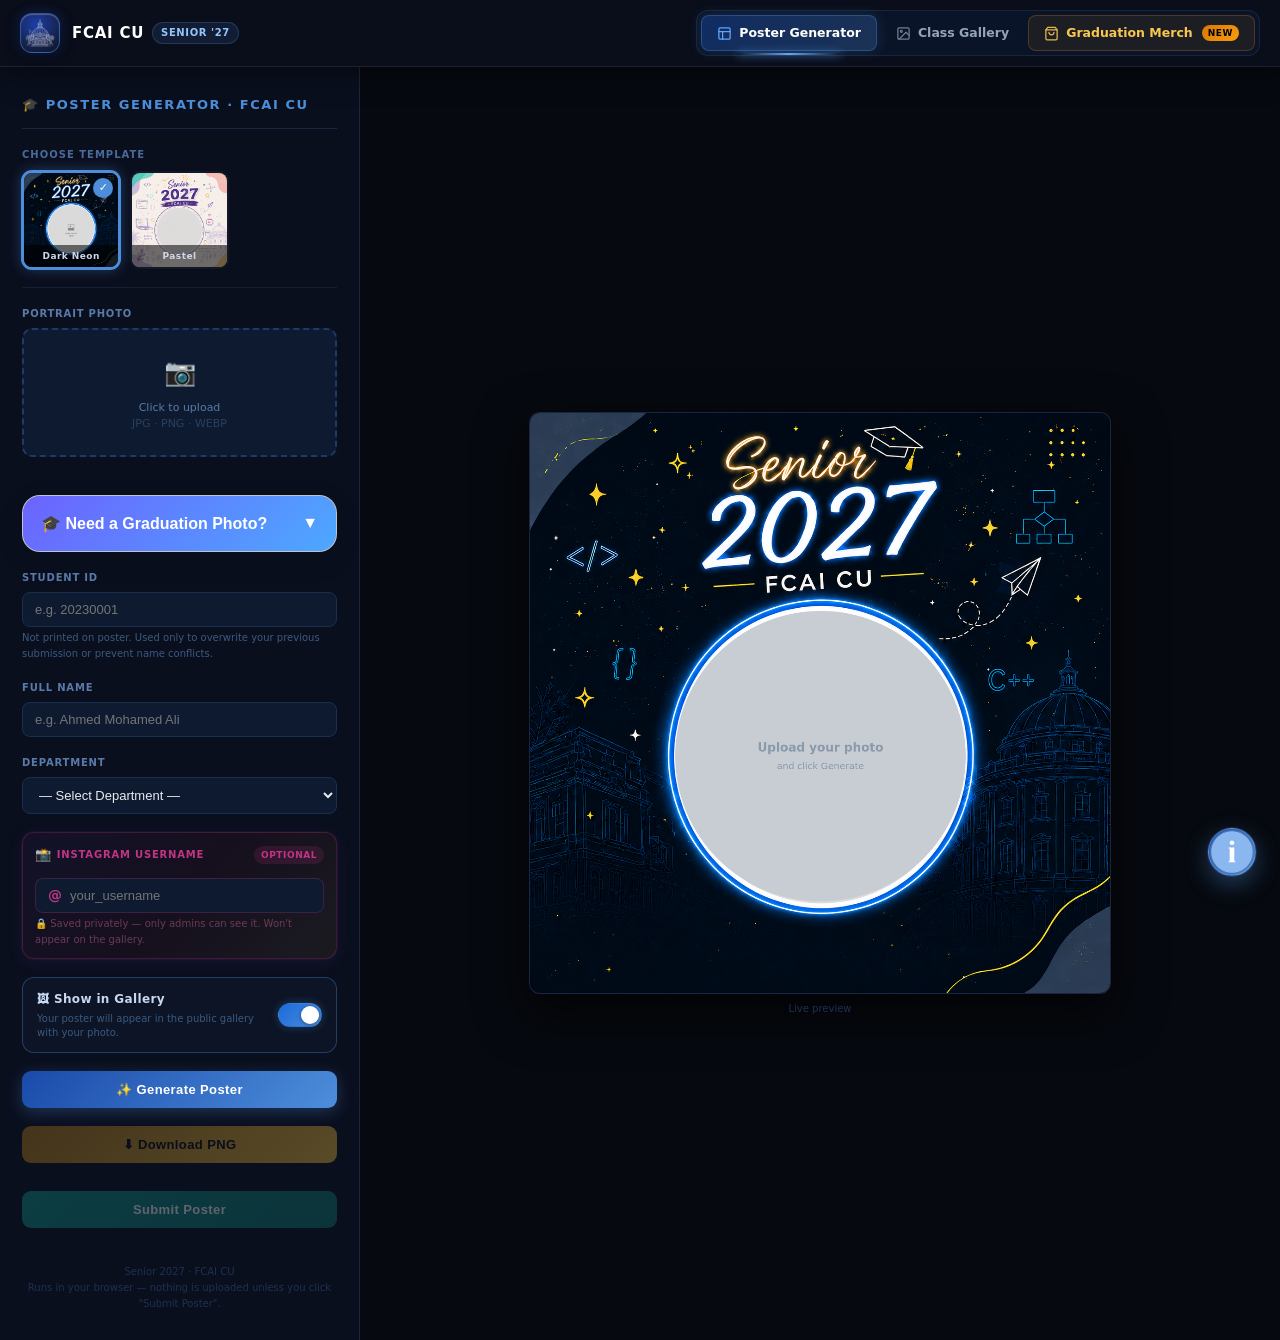
<file: index.html>
<!DOCTYPE html>
<html lang="en">
<head>
<meta charset="UTF-8">
<meta name="viewport" content="width=device-width, initial-scale=1.0">
<title>Senior 2027 – FCAI CU Poster Generator</title>
<link href="styles/style.css" rel="stylesheet">
<link rel="shortcut icon" href="assets/icons/seniors.ico" type="image/x-icon">
</head>
<body>

<!-- ══ Modern Navigation Bar ════════════════════════════════════ -->
<header class="site-header">
  <div class="header-container">

    <!-- Brand -->
    <a href="index.html" class="nav-brand">
      <div class="brand-icon">
        <img src="assets/icons/seniors_light.png" alt="FCAI CU Senior '27" class="brand-img" />
      </div>
      <div class="brand-text">
        <span class="brand-title">FCAI CU</span>
        <span class="brand-badge">Senior '27</span>
      </div>
    </a>

    <!-- Hamburger Menu Button (Mobile) -->
    <button class="nav-toggle" id="navToggle" aria-label="Toggle Navigation Menu" aria-expanded="false">
      <span class="hamburger-bar"></span>
      <span class="hamburger-bar"></span>
      <span class="hamburger-bar"></span>
    </button>

    <!-- Navigation Items -->
    <nav class="nav-links" id="navLinks">
      <a href="index.html" class="nav-item active">
        <svg viewBox="0 0 24 24" fill="none" stroke="currentColor" stroke-width="2" stroke-linecap="round" stroke-linejoin="round">
          <rect x="3" y="3" width="18" height="18" rx="2"/><path d="M3 9h18M9 21V9"/>
        </svg>
        <span>Poster Generator</span>
      </a>

      <a href="gallery.html" class="nav-item">
        <svg viewBox="0 0 24 24" fill="none" stroke="currentColor" stroke-width="2" stroke-linecap="round" stroke-linejoin="round">
          <rect x="3" y="3" width="18" height="18" rx="2"/><circle cx="8.5" cy="8.5" r="1.5"/><polyline points="21 15 16 10 5 21"/>
        </svg>
        <span>Class Gallery</span>
      </a>

      <a href="survey.html" class="nav-item nav-merch">
        <svg viewBox="0 0 24 24" fill="none" stroke="currentColor" stroke-width="2" stroke-linecap="round" stroke-linejoin="round">
          <path d="M6 2L3 6v14a2 2 0 0 0 2 2h14a2 2 0 0 0 2-2V6l-3-4z"/><line x1="3" y1="6" x2="21" y2="6"/><path d="M16 10a4 4 0 0 1-8 0"/>
        </svg>
        <span>Graduation Merch</span>
        <span class="item-badge">New</span>
      </a>
    </nav>

  </div>
</header>
<div class="nav-backdrop" id="navBackdrop"></div>

<div class="app">

  <!-- Left Panel -->
  <aside class="panel">
    <div class="panel-title">🎓 Poster Generator · FCAI CU</div>

    <!-- Template selector -->
    <div>
      <div class="section-label">Choose Template</div>
      <div class="template-grid">
        <div class="tmpl-card active" data-tmpl="t1" onclick="selectTemplate('t1')">
          <img id="thumb-t1" src="" alt="Dark Neon">
          <span class="check">✓</span>
          <div class="tmpl-name">Dark Neon</div>
        </div>
        <div class="tmpl-card" data-tmpl="t3" onclick="selectTemplate('t3')">
          <img id="thumb-t3" src="" alt="Pastel">
          <span class="check">✓</span>
          <div class="tmpl-name">Pastel</div>
        </div>
      </div>
    </div>

    <hr>

    <!-- Photo Upload -->
    <div class="field-group">
      <label>Portrait Photo</label>
      <div class="upload-zone" onclick="document.getElementById('photoInput').click()">
        <input type="file" id="photoInput" accept="image/*">
        <div id="uploadContent">
          <span class="upload-icon">📷</span>
          <p>Click to upload<br><span style="color:#2a4060">JPG · PNG · WEBP</span></p>
        </div>
        <img id="photoThumb" class="photo-thumb" style="display:none" alt="Preview">
      </div>
    </div>

    <div class="graduation-help">
  <button class="help-header" onclick="togglePrompt()">
    <span>🎓 Need a Graduation Photo?</span>
    <span id="promptArrow">▼</span>
  </button>

  <div class="help-content" id="helpContent">
    <p>
      Want to turn your portrait into a professional graduation photo?
      Upload your image to ChatGPT Only and use this prompt (Not Gemini).
    </p>

    <div class="prompt-card">
      <pre id="promptText">Edit this photo and transform the person into a graduation portrait.

Requirements:
- Dress the person in a realistic graduation gown (robe) and graduation cap
- Keep the person’s face, hairstyle, facial features, and expression unchanged
- Make the outfit look natural and properly fitted to the body
- Add subtle realistic fabric folds and shadows
- Change the background to a pure clean white studio background
- Improve lighting to look soft and professional
- Enhance image quality and sharpness
- Maintain natural skin tone and realistic details
- Create a professional graduation photoshoot style portrait
- Square composition (1:1 aspect ratio), centered framing with balanced headroom and shoulders fully visible
- High resolution (at least 2048×2048), ultra-realistic
</pre>
    </div>

    <button class="copy-prompt-btn" onclick="copyPrompt()">
      📋 Copy Prompt
    </button>
  </div>
</div>

    <!-- Student ID -->
    <div class="field-group">
      <label>Student ID</label>
      <input type="text" id="idInput" placeholder="e.g. 20230001" maxlength="15">
      <span class="hint">Not printed on poster. Used only to overwrite your previous submission or prevent name conflicts.</span>
    </div>

    <!-- Name -->
    <div class="field-group">
      <label>Full Name</label>
      <input type="text" id="nameInput" placeholder="e.g. Ahmed Mohamed Ali" maxlength="40">
    </div>

    <!-- Dept -->
    <div class="field-group">
      <label>Department</label>
      <select id="deptSelect">
        <option value="">— Select Department —</option>
        <option value="Computer Science">Computer Science</option>
        <option value="Artificial Intelligence">Artificial Intelligence</option>
        <option value="Information Systems">Information Systems</option>
        <option value="Information Technology">Information Technology</option>
        <option value="Decision Support and operations research">Decision Support and operations research</option>
      </select>
    </div>

    <!-- ★ Instagram Username – highlighted field -->
    <div class="field-group insta-field-group">
      <label class="insta-label">
        <span class="insta-label-icon">📸</span>
        Instagram Username
        <span class="insta-badge">Optional</span>
      </label>
      <div class="insta-input-wrap">
        <span class="insta-at">@</span>
        <input type="text" id="instaInput" placeholder="your_username"
               maxlength="30" autocomplete="off" autocapitalize="none" spellcheck="false">
      </div>
      <span class="hint insta-hint">
        🔒 Saved privately — only admins can see it. Won't appear on the gallery.
      </span>
    </div>

    <!-- Show in Gallery toggle -->
    <div class="gallery-toggle-row">
      <div class="gallery-toggle-info">
        <span class="gallery-toggle-title">🖼 Show in Gallery</span>
        <span class="gallery-toggle-desc" id="galleryToggleDesc">Your poster will appear in the public gallery with your photo.</span>
      </div>
      <label class="toggle-switch">
        <input type="checkbox" id="showInGalleryCheck" checked onchange="updateGalleryToggle()">
        <span class="toggle-track">
          <span class="toggle-thumb"></span>
        </span>
      </label>
    </div>

    <button class="btn btn-primary" onclick="generatePoster()">✨ Generate Poster</button>
    <button class="btn btn-download" id="downloadBtn" disabled onclick="downloadPoster()">⬇ Download PNG</button>
<button class="btn" id="uploadBtn" onclick="submitPoster()" disabled>
    Submit Poster
</button>
    <div id="driveLinkContainer" class="drive-link-container" style="display: none;">
        <a id="driveLink" href="#" target="_blank">🌐 View Submitted Poster on Drive ↗</a>
    </div>
    <div class="spacer"></div>
    <p class="footer-note">Senior 2027 · FCAI CU<br>Runs in your browser — nothing is uploaded unless you click "Submit Poster".</p>
  </aside>

  <!-- Preview -->
  <main class="preview-area">
    <div class="poster-wrap">
      <canvas id="posterCanvas"></canvas>
      <span class="preview-hint">Live preview</span>
    </div>
  </main>

</div>

  <!-- Floating Info Button -->
  <button class="floating-info-btn" onclick="openInfoDrawer()" title="View Steps Instructions"><svg xmlns="http://www.w3.org/2000/svg" x="0px" y="0px" width="100" height="100" viewBox="0 0 40 40">
<path fill="#8bb7f0" d="M20,38.5C9.8,38.5,1.5,30.2,1.5,20S9.8,1.5,20,1.5S38.5,9.8,38.5,20S30.2,38.5,20,38.5z"></path><path fill="none" stroke="#4e7ab5" stroke-miterlimit="10" d="M20,38.5C9.8,38.5,1.5,30.2,1.5,20S9.8,1.5,20,1.5S38.5,9.8,38.5,20S30.2,38.5,20,38.5z"></path><path fill="#fff" d="M20,10c-1.1,0-2,0.9-2,2s0.9,2,2,2s2-0.9,2-2S21.1,10,20,10z"></path><path fill="#fff" d="M22,28V16h-5v1h1v11h-1v1h6v-1H22z"></path>
</svg></button>

  <!-- Step-by-Step Info Side Panel -->
  <div id="sidePanel" class="side-panel-overlay" onclick="closeInfoDrawerOnOverlay(event)">
    <div class="side-drawer">
      <button class="modal-close" onclick="closeInfoDrawer()">&times;</button>
      <h3 class="modal-title">✨ Poster Creation Steps</h3>
      
      <div class="steps-timeline">
        <div class="step-item">
          <div class="step-number">1</div>
          <div class="step-content">
            <h4 class="step-title">Get a Graduation Photo</h4>
            <p>If you don't have a professional graduation photo, copy the prompt below and use it with your portrait in ChatGPT to generate a realistic graduation photo with a white background:</p>
            <div class="drawer-prompt-card">
              <pre id="drawerPromptText">Edit this photo and transform the person into a graduation portrait.

Requirements:
- Dress the person in a realistic graduation gown (robe) and graduation cap
- Keep the person’s face, hairstyle, facial features, and expression unchanged
- Make the outfit look natural and properly fitted to the body
- Add subtle realistic fabric folds and shadows
- Change the background to a pure clean white studio background
- Improve lighting to look soft and professional
- Enhance image quality and sharpness
- Maintain natural skin tone and realistic details
- Create a professional graduation photoshoot style portrait
- Square composition (1:1 aspect ratio), centered framing with balanced headroom and shoulders fully visible
- High resolution (at least 2048×2048), ultra-realistic</pre>
            </div>
            <button class="drawer-copy-btn" onclick="copyDrawerPrompt()">📋 Copy Prompt</button>
          </div>
        </div>
        
        <div class="step-item">
          <div class="step-number">2</div>
          <div class="step-content">
            <h4 class="step-title">Select a Template</h4>
            <p>Choose your preferred design style from the template options (e.g., "Dark Neon" or "Pastel").</p>
          </div>
        </div>
        
        <div class="step-item">
          <div class="step-number">3</div>
          <div class="step-content">
            <h4 class="step-title">Upload & Enter Details</h4>
            <p>Upload your graduation photo, type your Student ID, full name (up to 40 characters), and select your department.</p>
          </div>
        </div>
        
        <div class="step-item">
          <div class="step-number">4</div>
          <div class="step-content">
            <h4 class="step-title">Generate Poster</h4>
            <p>Click <b>"✨ Generate Poster"</b> to merge your photo, name, and department into the template canvas and see a live preview.</p>
          </div>
        </div>
        
        <div class="step-item">
          <div class="step-number">5</div>
          <div class="step-content">
            <h4 class="step-title">Save & Download</h4>
            <p>Click <b>"⬇ Download PNG"</b> to save the high-res poster locally on your device.</p>
          </div>
        </div>
        
        <div class="step-item">
          <div class="step-number">6</div>
          <div class="step-content">
            <h4 class="step-title">Submit Poster (Essential!)</h4>
            <p>Click <b>"Submit Poster"</b> to upload and save your poster online. <b>This step is essential</b> to make sure your poster is registered in the graduation database/list.</p>
          </div>
        </div>
      </div>
    </div>
  </div>

  <!-- Toast Notification Container -->
  <div id="toastContainer" class="toast-container"></div>

<script src="scripts/navbar.js"></script>
<script src="scripts/main.js"></script>
</body>
</html>
</file>
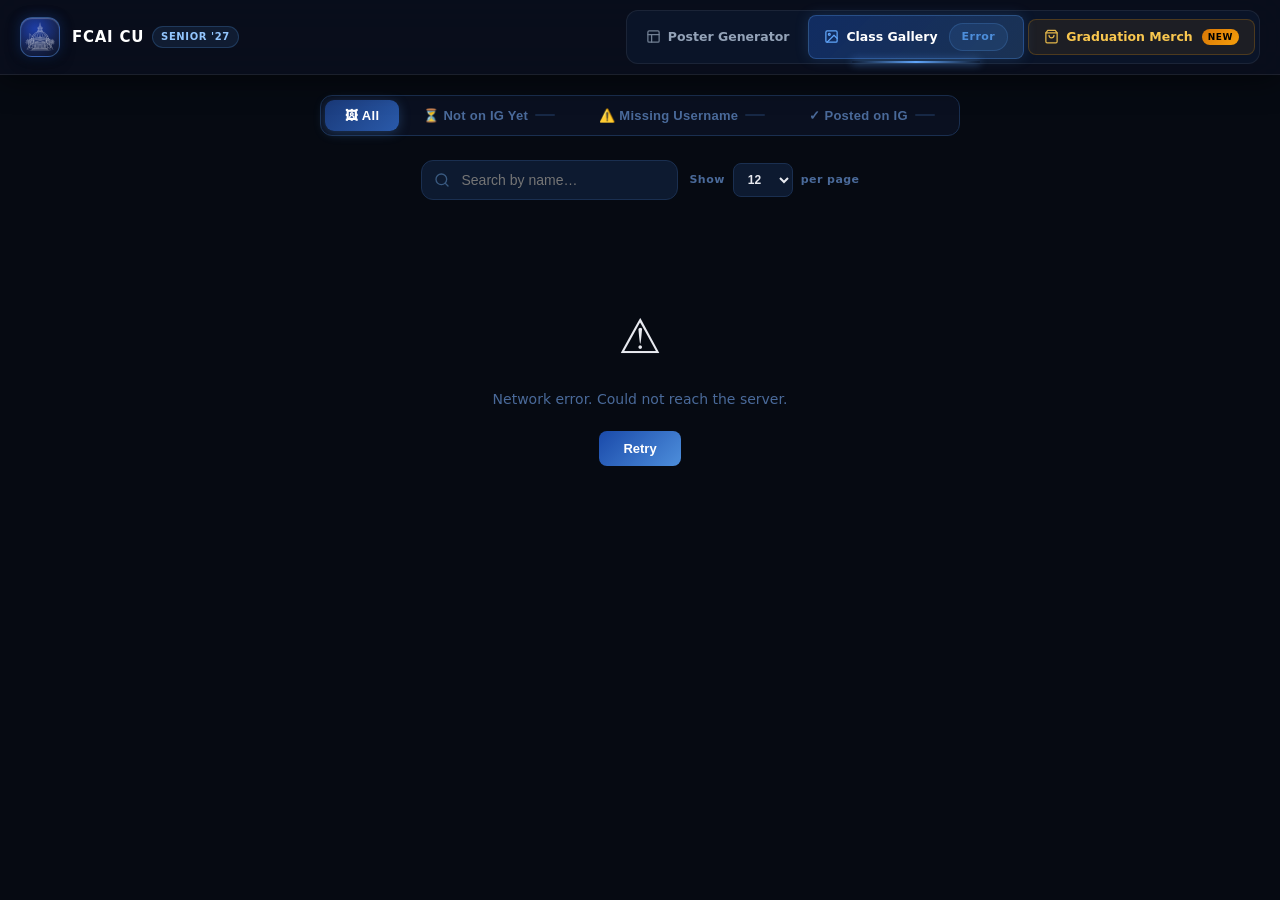
<file: gallery.html>
<!DOCTYPE html>
<html lang="en">
<head>
<meta charset="UTF-8">
<meta name="viewport" content="width=device-width, initial-scale=1.0">
<title>Senior 2027 – Gallery · FCAI CU</title>
<link rel="shortcut icon" href="assets/icons/seniors.ico" type="image/x-icon">
<link rel="stylesheet" href="styles/style.css">
<link rel="stylesheet" href="styles/gallery.css">
</head>
<body class="gallery-body">

<!-- ══ Modern Navigation Bar ════════════════════════════════════ -->
<header class="site-header">
  <div class="header-container">

    <!-- Brand -->
    <a href="index.html" class="nav-brand">
      <div class="brand-icon">
        <img src="assets/icons/seniors_light.png" alt="FCAI CU Senior '27" class="brand-img" />
      </div>
      <div class="brand-text">
        <span class="brand-title">FCAI CU</span>
        <span class="brand-badge">Senior '27</span>
      </div>
    </a>

    <!-- Hamburger Menu Button (Mobile) -->
    <button class="nav-toggle" id="navToggle" aria-label="Toggle Navigation Menu" aria-expanded="false">
      <span class="hamburger-bar"></span>
      <span class="hamburger-bar"></span>
      <span class="hamburger-bar"></span>
    </button>

    <!-- Navigation Items -->
    <nav class="nav-links" id="navLinks">
      <a href="index.html" class="nav-item">
        <svg viewBox="0 0 24 24" fill="none" stroke="currentColor" stroke-width="2" stroke-linecap="round" stroke-linejoin="round">
          <rect x="3" y="3" width="18" height="18" rx="2"/><path d="M3 9h18M9 21V9"/>
        </svg>
        <span>Poster Generator</span>
      </a>

      <a href="gallery.html" class="nav-item active">
        <svg viewBox="0 0 24 24" fill="none" stroke="currentColor" stroke-width="2" stroke-linecap="round" stroke-linejoin="round">
          <rect x="3" y="3" width="18" height="18" rx="2"/><circle cx="8.5" cy="8.5" r="1.5"/><polyline points="21 15 16 10 5 21"/>
        </svg>
        <span>Class Gallery</span>
        <span class="g-count-badge" id="totalCount" style="margin-left:4px;">...</span>
      </a>

      <a href="survey.html" class="nav-item nav-merch">
        <svg viewBox="0 0 24 24" fill="none" stroke="currentColor" stroke-width="2" stroke-linecap="round" stroke-linejoin="round">
          <path d="M6 2L3 6v14a2 2 0 0 0 2 2h14a2 2 0 0 0 2-2V6l-3-4z"/><line x1="3" y1="6" x2="21" y2="6"/><path d="M16 10a4 4 0 0 1-8 0"/>
        </svg>
        <span>Graduation Merch</span>
        <span class="item-badge">New</span>
      </a>
    </nav>

  </div>
</header>
<div class="nav-backdrop" id="navBackdrop"></div>

<!-- ══ View Toggle ════════════════════════════════════════ -->
<div class="g-toggle-wrap">
  <div class="g-toggle" id="viewToggle">
    <button class="g-toggle-btn active" data-view="all" onclick="setView('all')">
      🖼 All
    </button>
    <button class="g-toggle-btn" data-view="not_posted" onclick="setView('not_posted')">
      ⏳ Not on IG Yet
      <span class="g-toggle-count" id="notPostedCount"></span>
    </button>
    <button class="g-toggle-btn" data-view="missing_username" onclick="setView('missing_username')">
      ⚠️ Missing Username
      <span class="g-toggle-count" id="missingUserCount"></span>
    </button>
    <button class="g-toggle-btn" data-view="posted" onclick="setView('posted')">
      ✓ Posted on IG
      <span class="g-toggle-count" id="postedCount"></span>
    </button>
  </div>
</div>

<!-- ══ Controls bar (search + per-page) ══════════════════════ -->
<div class="g-controls-wrap">

  <!-- Search -->
  <div class="g-search-box">
    <svg class="g-search-icon" width="16" height="16" viewBox="0 0 24 24" fill="none"
         stroke="currentColor" stroke-width="2" stroke-linecap="round" stroke-linejoin="round">
      <circle cx="11" cy="11" r="8"/><line x1="21" y1="21" x2="16.65" y2="16.65"/>
    </svg>
    <input type="text" id="searchInput" placeholder="Search by name…"
           autocomplete="off" spellcheck="false">
    <button class="g-search-clear" id="clearSearch" title="Clear" style="display:none">✕</button>
  </div>

  <!-- Per-page selector -->
  <div class="g-perpage-wrap">
    <label class="g-perpage-label" for="perPageSelect">Show</label>
    <select id="perPageSelect" class="g-perpage-select">
      <option value="12">12</option>
      <option value="24">24</option>
      <option value="48">48</option>
      <option value="0">All</option>
    </select>
    <label class="g-perpage-label" for="perPageSelect">per page</label>
  </div>

</div>

<!-- ══ Department filter chips ════════════════════════════ -->
<div class="g-dept-wrap" id="deptWrap" style="display:none">
  <div class="g-dept-chips" id="deptChips"></div>
</div>

<!-- ══ Result info ════════════════════════════════════════ -->
<div class="g-result-bar" id="resultBar" style="display:none">
  <span id="resultInfo"></span>
  <button class="g-clear-filters" id="clearFiltersBtn" onclick="clearAllFilters()">
    ✕ Clear filters
  </button>
</div>

<!-- ══ Grid ════════════════════════════════════════════════ -->
<main class="g-main">
  <div class="g-grid" id="grid">
    <div class="g-skeleton"></div><div class="g-skeleton"></div>
    <div class="g-skeleton"></div><div class="g-skeleton"></div>
    <div class="g-skeleton"></div><div class="g-skeleton"></div>
  </div>
  <div class="g-empty" id="emptyState" style="display:none">
    <div class="g-empty-icon">🔍</div>
    <p>No posters match your filters.</p>
    <button class="g-retry-btn" onclick="clearAllFilters()">Clear Filters</button>
  </div>
  <div class="g-error" id="errorState" style="display:none">
    <div class="g-empty-icon">⚠️</div>
    <p id="errorMsg">Could not load posters.</p>
    <button class="g-retry-btn" onclick="loadPosters()">Retry</button>
  </div>
</main>

<!-- ══ Pagination ══════════════════════════════════════════ -->
<nav class="g-pagination" id="pagination" style="display:none">
  <button class="g-page-btn" id="prevBtn" onclick="changePage(-1)">← Prev</button>
  <div class="g-page-nums" id="pageNums"></div>
  <button class="g-page-btn" id="nextBtn" onclick="changePage(1)">Next →</button>
</nav>

<!-- ══ Add Username Modal ══════════════════════════════════ -->
<div class="g-modal-overlay" id="modalOverlay" onclick="closeModalOnOverlay(event)">
  <div class="g-modal" role="dialog" aria-modal="true" aria-labelledby="modalTitle">
    <button class="g-modal-close" onclick="closeModal()" title="Close">✕</button>
    <div class="g-modal-icon">📸</div>
    <h2 class="g-modal-title" id="modalTitle">Add Instagram Username</h2>
    <p class="g-modal-sub">Enter your Instagram username for the graduation book.</p>

    <!-- Warning block -->
    <div class="g-modal-warning">
      <div class="g-modal-warning-row">
        <span>🔒</span>
        <span>Your username is <strong>private</strong> — only admins can see it. It will <strong>never appear publicly</strong> on the gallery.</span>
      </div>
      <div class="g-modal-warning-row">
        <span>⚠️</span>
        <span>This action is <strong>permanent</strong> — you won't be able to change or delete your username after saving.</span>
      </div>
    </div>

    <div class="g-modal-field">
      <span class="g-modal-at">@</span>
      <input type="text" id="instaInput" placeholder="your_username"
             maxlength="30" autocomplete="off" autocapitalize="none" spellcheck="false"
             oninput="onInstaInput()" onkeydown="if(event.key==='Enter') submitUsername()">
    </div>
    <div class="g-modal-hint" id="instaHint"></div>
    <button class="g-modal-submit" id="modalSubmitBtn" onclick="submitUsername()" disabled>
      Save Username
    </button>
  </div>
</div>

<!-- ══ Toast ═══════════════════════════════════════════════ -->
<div class="toast-container" id="toastContainer"></div>

<script src="scripts/navbar.js"></script>
<script src="scripts/gallery.js"></script>
</body>
</html>
</file>
<file: styles/style.css>
/* ══════════════════════════════════════════════════════════════
   style.css — Poster Generator Page Styles
   FCAI CU Senior 2027
   ══════════════════════════════════════════════════════════════ */
@import 'common.css';


body {
    background: #0d0d14;
    color: #e8eaf0;
    font-family: 'Segoe UI', system-ui, sans-serif;
    min-height: 100vh;
    display: flex;
    flex-direction: column;
    align-items: stretch;
  }
  .app {
    display: grid;
    grid-template-columns: 360px 1fr;
    width: 100%;
    min-height: 100vh;
  }

  /* ── Left Panel ── */
  .panel {
    background: #0a0f1e;
    border-right: 1px solid #1a2540;
    padding: 28px 22px;
    display: flex;
    flex-direction: column;
    gap: 18px;
    overflow-y: auto;
  }
  .panel-title {
    font-size: 13px; font-weight: 700; letter-spacing: 0.12em;
    text-transform: uppercase; color: #4d8edb;
    padding-bottom: 12px; border-bottom: 1px solid #1a2540;
  }
  .section-label {
    font-size: 10px; font-weight: 700; letter-spacing: 0.1em;
    text-transform: uppercase; color: #4a6a9a; margin-bottom: 8px;
  }

  /* Template Picker */
  .template-grid {
    display: grid;
    grid-template-columns: repeat(3, 1fr);
    gap: 10px;
  }
  .tmpl-card {
    position: relative;
    border-radius: 10px;
    overflow: hidden;
    cursor: pointer;
    border: 2px solid transparent;
    transition: border-color 0.2s, transform 0.15s;
    aspect-ratio: 1;
    background: #111827;
  }
  .tmpl-card:hover { transform: scale(1.03); }
  .tmpl-card.active { border-color: #4d8edb; box-shadow: 0 0 0 1px #4d8edb, 0 0 14px rgba(77,142,219,0.4); }
  .tmpl-card img { width: 100%; height: 100%; object-fit: cover; display: block; }
  .tmpl-card .check {
    position: absolute; top: 5px; right: 5px;
    width: 20px; height: 20px; border-radius: 50%;
    background: #4d8edb; display: none;
    align-items: center; justify-content: center;
    font-size: 11px; font-weight: bold; color: #fff;
  }
  .tmpl-card.active .check { display: flex; }
  .tmpl-name {
    position: absolute; bottom: 0; left: 0; right: 0;
    padding: 4px 6px; font-size: 9px; font-weight: 600;
    text-align: center; letter-spacing: 0.05em;
    background: rgba(0,0,0,0.55); color: #cdd6e8;
  }

  /* Fields */
  .field-group { display: flex; flex-direction: column; gap: 6px; }
  .field-group label {
    font-size: 10px; font-weight: 700; letter-spacing: 0.08em;
    text-transform: uppercase; color: #5a7aaa;
  }
  .upload-zone {
    border: 2px dashed #1e3a6a; border-radius: 10px; padding: 22px 14px;
    text-align: center; cursor: pointer; transition: all 0.2s;
    background: #0d1a30;
  }
  .upload-zone:hover { border-color: #4d8edb; background: #0f2040; }
  .upload-zone input { display: none; }
  .upload-icon { font-size: 26px; display: block; margin-bottom: 6px; }
  .upload-zone p { font-size: 11px; color: #5a7aaa; line-height: 1.5; }
  .photo-thumb {
    width: 68px; height: 68px; border-radius: 50%;
    object-fit: cover; border: 2px solid #4d8edb;
    margin: 0 auto 6px; display: block;
  }
  input[type="text"], select {
    background: #0d1a30; border: 1px solid #1a2f50;
    border-radius: 8px; padding: 9px 12px;
    color: #e8eaf0; font-size: 13px; width: 100%;
    outline: none; transition: border-color 0.2s;
  }
  input[type="text"]:focus, select:focus {
    border-color: #4d8edb;
    box-shadow: 0 0 0 3px rgba(77,142,219,0.1);
  }
  select option { background: #0a0f1e; }
  .hint { font-size: 10px; color: #3a5a80; margin-top: -3px; }
  .btn {
    padding: 11px 18px; border-radius: 9px; border: none;
    font-size: 13px; font-weight: 600; cursor: pointer;
    transition: all 0.2s; width: 100%; letter-spacing: 0.03em;
  }
  .btn-primary {
    background: linear-gradient(135deg, #1a4aaa, #4d8edb);
    color: #fff; box-shadow: 0 4px 16px rgba(77,142,219,0.3);
  }
  .btn-primary:hover { transform: translateY(-1px); box-shadow: 0 6px 20px rgba(77,142,219,0.42); }
  .btn-download {
    background: linear-gradient(135deg, #b07a18, #eaba38);
    color: #0a0a14; box-shadow: 0 4px 16px rgba(234,186,56,0.22);
  }
  .btn-download:hover { transform: translateY(-1px); }
  .btn-download:disabled { opacity: 0.35; cursor: not-allowed; transform: none; box-shadow: none; }
  .spacer { flex: 1; }
  .footer-note { font-size: 10px; color: #1e3050; text-align: center; line-height: 1.6; }
  hr { border: none; border-top: 1px solid #141e34; }

  /* ── Instagram highlighted field ── */
  .insta-field-group {
    background: linear-gradient(135deg, rgba(131,58,180,0.07), rgba(253,29,29,0.05), rgba(252,176,69,0.07));
    border: 1px solid rgba(193,53,132,0.25);
    border-radius: 12px;
    padding: 12px 12px 10px;
    position: relative;
    box-shadow: 0 0 0 1px rgba(193,53,132,0.08), 0 4px 16px rgba(131,58,180,0.1);
    animation: insta-pulse 3s ease-in-out infinite;
  }
  @keyframes insta-pulse {
    0%, 100% { box-shadow: 0 0 0 1px rgba(193,53,132,0.08), 0 4px 16px rgba(131,58,180,0.1); }
    50%       { box-shadow: 0 0 0 1px rgba(193,53,132,0.18), 0 4px 24px rgba(193,53,132,0.18); }
  }
  .insta-label {
    font-size: 10px !important;
    font-weight: 700 !important;
    letter-spacing: 0.08em !important;
    text-transform: uppercase !important;
    color: #c13584 !important;
    display: flex !important;
    align-items: center !important;
    gap: 5px !important;
  }
  .insta-label-icon { font-size: 13px; }
  .insta-badge {
    margin-left: auto;
    background: rgba(193,53,132,0.15);
    color: #c13584;
    font-size: 9px;
    font-weight: 700;
    padding: 2px 7px;
    border-radius: 10px;
    letter-spacing: 0.06em;
  }
  .insta-input-wrap {
    display: flex;
    align-items: center;
    background: #0d1a30;
    border: 1px solid rgba(193,53,132,0.25);
    border-radius: 8px;
    overflow: hidden;
    margin-top: 6px;
    transition: border-color 0.2s, box-shadow 0.2s;
  }
  .insta-input-wrap:focus-within {
    border-color: #c13584;
    box-shadow: 0 0 0 3px rgba(193,53,132,0.12);
  }
  .insta-at {
    padding: 0 8px 0 12px;
    color: #c13584;
    font-size: 14px;
    font-weight: 700;
    user-select: none;
  }
  .insta-input-wrap input {
    flex: 1;
    background: none !important;
    border: none !important;
    outline: none !important;
    box-shadow: none !important;
    padding: 9px 10px 9px 0 !important;
    color: #e8eaf0;
    font-size: 13px;
  }
  .insta-hint { color: #6a3a5a !important; font-size: 10px !important; }

  /* ── Show in Gallery toggle row ── */
  .gallery-toggle-row {
    display: flex;
    align-items: center;
    justify-content: space-between;
    gap: 12px;
    padding: 12px 14px;
    background: #080e1c;
    border: 1px solid #1a2f50;
    border-radius: 12px;
    transition: border-color 0.2s;
  }
  .gallery-toggle-row:has(input:checked) {
    border-color: rgba(77,142,219,0.35);
    background: rgba(77,142,219,0.04);
  }
  .gallery-toggle-info {
    display: flex;
    flex-direction: column;
    gap: 3px;
    flex: 1;
  }
  .gallery-toggle-title {
    font-size: 12px;
    font-weight: 700;
    color: #c8d8f0;
    letter-spacing: 0.03em;
  }
  .gallery-toggle-desc {
    font-size: 10px;
    color: #3a5a80;
    line-height: 1.4;
  }
  /* iOS-style toggle switch */
  .toggle-switch {
    position: relative;
    flex-shrink: 0;
    cursor: pointer;
  }
  .toggle-switch input {
    position: absolute;
    opacity: 0;
    width: 0;
    height: 0;
  }
  .toggle-track {
    display: block;
    width: 44px;
    height: 24px;
    background: #1a2f50;
    border-radius: 12px;
    position: relative;
    transition: background 0.25s;
    border: 1px solid #2a4060;
  }
  .toggle-switch input:checked + .toggle-track {
    background: linear-gradient(135deg, #1a6adb, #4d8edb);
    border-color: transparent;
    box-shadow: 0 0 10px rgba(77,142,219,0.35);
  }
  .toggle-thumb {
    position: absolute;
    top: 2px;
    left: 2px;
    width: 18px;
    height: 18px;
    background: #4a6a9a;
    border-radius: 50%;
    transition: transform 0.25s cubic-bezier(0.4,0,0.2,1), background 0.25s;
    box-shadow: 0 1px 4px rgba(0,0,0,0.4);
  }
  .toggle-switch input:checked + .toggle-track .toggle-thumb {
    transform: translateX(20px);
    background: #fff;
  }


  .btn-gallery {
    background: linear-gradient(135deg, #2d1b69, #6c63ff);
    color: #fff;
    box-shadow: 0 4px 16px rgba(108,99,255,0.22);
    text-decoration: none;
    display: block;
    text-align: center;
    padding: 11px 18px;
    border-radius: 9px;
    font-size: 13px;
    font-weight: 600;
    transition: all 0.2s;
    letter-spacing: 0.03em;
  }
  .btn-gallery:hover { transform: translateY(-1px); box-shadow: 0 6px 20px rgba(108,99,255,0.38); }

  /* ── Preview ── */
  .preview-area {
    background: #06090f;
    display: flex; align-items: center; justify-content: center;
    padding: 28px; overflow: auto;
  }
  .poster-wrap {
    position: relative;
    width: min(580px, calc(100vw - 360px - 56px));
  }
  canvas {
    width: 100%; height: auto; border-radius: 10px;
    box-shadow: 0 0 0 1px #1a2540, 0 18px 52px rgba(0,0,0,0.75);
    display: block;
  }
  .preview-hint {
    position: absolute; bottom: -24px; left: 50%;
    transform: translateX(-50%); font-size: 10px;
    color: #1e3050; white-space: nowrap;
  }

  .graduation-help {
  margin-top: 20px;
  border-radius: 18px;
  overflow: hidden;
  backdrop-filter: blur(16px);
  background: rgba(255,255,255,0.65);
  border: 1px solid rgba(255,255,255,0.3);
  box-shadow: 0 8px 30px rgba(0,0,0,0.08);
}

.help-header {
  width: 100%;
  border: none;
  padding: 18px;
  cursor: pointer;
  display: flex;
  justify-content: space-between;
  align-items: center;
  font-size: 16px;
  font-weight: 700;
  background: linear-gradient(135deg,#6c63ff,#4da8ff);
  color: white;
}

.help-content {
  max-height: 0;
  overflow: hidden;
  transition: all 0.4s ease;
  padding: 0 18px;
}

.help-content.open {
  max-height: 600px;
  padding: 18px;
}

.help-content p {
  color: #2c3e50;
  line-height: 1.6;
}

.prompt-card {
  margin-top: 15px;
  background: #f7f9fc;
  border-radius: 14px;
  padding: 15px;
  max-height: 250px;
  overflow-y: auto;
  border: 1px solid #dfe8f3;
}

.prompt-card pre {
  margin: 0;
  white-space: pre-wrap;
  font-size: 13px;
  line-height: 1.6;
  color: #233;
}

.copy-prompt-btn {
  margin-top: 16px;
  width: 100%;
  padding: 14px;
  border: none;
  border-radius: 12px;
  cursor: pointer;
  font-weight: bold;
  background: linear-gradient(135deg,#6c63ff,#4da8ff);
  color: white;
  transition: 0.25s;
}

.copy-prompt-btn:hover {
  transform: translateY(-2px);
  box-shadow: 0 6px 18px rgba(108,99,255,0.3);
}

  @media (max-width: 860px) {
    .app { grid-template-columns: 1fr; }
    .panel { border-right: none; border-bottom: 1px solid #1a2540; }
    .preview-area { padding: 18px; }
    .poster-wrap { width: min(480px, calc(100vw - 36px)); }
  }

  /* ── Info Button & Modal & Toast CSS ── */
  /* Floating Info Button */
  .floating-info-btn {
    position: fixed;
    bottom: 24px;
    right: 24px;
    z-index: 1001;
    background: linear-gradient(135deg, #1a4aaa, #4d8edb);
    border: 1px solid rgba(255, 255, 255, 0.2);
    color: #fff;
    width: 48px;
    height: 48px;
    border-radius: 50%;
    display: flex;
    align-items: center;
    justify-content: center;
    font-size: 20px;
    cursor: pointer;
    box-shadow: 0 8px 24px rgba(77, 142, 219, 0.4), 0 0 0 1px rgba(77, 142, 219, 0.2);
    transition: all 0.3s cubic-bezier(0.175, 0.885, 0.32, 1.275);
    outline: none;
  }
  .floating-info-btn:hover {
    transform: scale(1.1) rotate(10deg);
    box-shadow: 0 12px 30px rgba(77, 142, 219, 0.6), 0 0 15px rgba(77, 142, 219, 0.4);
  }
  .floating-info-btn:active {
    transform: scale(0.95);
  }

  /* Side Drawer Panel */
  .side-panel-overlay {
    position: fixed;
    top: 0; left: 0; right: 0; bottom: 0;
    background: rgba(8, 10, 18, 0.6);
    backdrop-filter: blur(8px);
    z-index: 1500;
    opacity: 0;
    pointer-events: none;
    transition: opacity 0.3s ease;
  }
  .side-panel-overlay.open {
    opacity: 1;
    pointer-events: auto;
  }
  .side-drawer {
    position: fixed;
    top: 0;
    right: 0;
    height: 100vh;
    width: min(440px, 92vw);
    background: radial-gradient(circle at top left, #12192a, #0b0f19);
    border-left: 1px solid rgba(77, 142, 219, 0.2);
    box-shadow: -10px 0 40px rgba(0, 0, 0, 0.6);
    z-index: 1501;
    transform: translateX(100%);
    transition: transform 0.35s cubic-bezier(0.16, 1, 0.3, 1);
    display: flex;
    flex-direction: column;
    padding: 30px;
  }
  .side-panel-overlay.open .side-drawer {
    transform: translateX(0);
  }
  .modal-close {
    position: absolute;
    top: 18px;
    right: 18px;
    background: none;
    border: none;
    color: #5a7aaa;
    font-size: 26px;
    cursor: pointer;
    line-height: 1;
    width: 32px;
    height: 32px;
    display: flex;
    align-items: center;
    justify-content: center;
    border-radius: 50%;
    transition: all 0.2s;
  }
  .modal-close:hover {
    color: #e8eaf0;
    background: rgba(255, 255, 255, 0.08);
  }
  .modal-title {
    font-size: 20px;
    font-weight: 700;
    color: #e8eaf0;
    margin-top: 10px;
    margin-bottom: 24px;
    letter-spacing: 0.03em;
    background: linear-gradient(90deg, #4d8edb, #93c5fd);
    -webkit-background-clip: text;
    -webkit-text-fill-color: transparent;
  }

  /* Inner Prompt Card & Copy Button */
  .drawer-prompt-card {
    margin-top: 10px;
    background: #090d16;
    border: 1px solid rgba(77, 142, 219, 0.15);
    border-radius: 8px;
    padding: 12px;
    max-height: 140px;
    overflow-y: auto;
  }
  .drawer-prompt-card pre {
    margin: 0;
    white-space: pre-wrap;
    font-family: monospace;
    font-size: 11px;
    line-height: 1.4;
    color: #a3b3cc;
  }
  .drawer-prompt-card::-webkit-scrollbar {
    width: 4px;
  }
  .drawer-prompt-card::-webkit-scrollbar-thumb {
    background: #1a2f50;
    border-radius: 2px;
  }
  .drawer-copy-btn {
    margin-top: 10px;
    background: linear-gradient(135deg, #1a4aaa, #4d8edb);
    color: #fff;
    border: none;
    border-radius: 6px;
    padding: 8px 14px;
    font-size: 11px;
    font-weight: 600;
    cursor: pointer;
    transition: all 0.2s;
    width: fit-content;
  }
  .drawer-copy-btn:hover {
    box-shadow: 0 4px 12px rgba(77, 142, 219, 0.3);
    transform: translateY(-1px);
  }

  /* Steps Timeline */
  .steps-timeline {
    display: flex;
    flex-direction: column;
    gap: 20px;
    flex-grow: 1;
    overflow-y: auto;
    padding-right: 6px;
  }
  .steps-timeline::-webkit-scrollbar {
    width: 6px;
  }
  .steps-timeline::-webkit-scrollbar-thumb {
    background: #1a2f50;
    border-radius: 3px;
  }
  .step-item {
    display: flex;
    gap: 16px;
    align-items: flex-start;
  }
  .step-number {
    background: linear-gradient(135deg, #1a4aaa, #4d8edb);
    color: #fff;
    width: 28px;
    height: 28px;
    border-radius: 50%;
    display: flex;
    align-items: center;
    justify-content: center;
    font-size: 13px;
    font-weight: 700;
    flex-shrink: 0;
    box-shadow: 0 4px 10px rgba(77, 142, 219, 0.3);
  }
  .step-content {
    display: flex;
    flex-direction: column;
    gap: 4px;
  }
  .step-title {
    font-size: 14px;
    font-weight: 600;
    color: #93c5fd;
  }
  .step-content p {
    font-size: 12px;
    color: #a3b3cc;
    line-height: 1.5;
  }

  /* Toast Notification */
  .toast-container {
    position: fixed;
    top: 24px;
    right: 24px;
    z-index: 2000;
    display: flex;
    flex-direction: column;
    gap: 12px;
    pointer-events: none;
  }
  .toast {
    background: rgba(10, 15, 30, 0.95);
    border: 1px solid rgba(16, 185, 129, 0.3);
    border-left: 4px solid #10b981;
    border-radius: 12px;
    box-shadow: 0 20px 40px rgba(0, 0, 0, 0.5), 0 0 15px rgba(16, 185, 129, 0.1);
    padding: 16px 20px;
    color: #e2e8f0;
    font-size: 13px;
    font-weight: 500;
    min-width: 320px;
    max-width: 420px;
    display: flex;
    align-items: center;
    gap: 14px;
    transform: translateX(120%);
    transition: transform 0.35s cubic-bezier(0.175, 0.885, 0.32, 1.275), opacity 0.35s ease;
    opacity: 0;
    pointer-events: auto;
    position: relative;
    overflow: hidden;
  }
  .toast.show {
    transform: translateX(0);
    opacity: 1;
  }
  .toast.error {
    border-color: rgba(239, 68, 68, 0.3);
    border-left-color: #ef4444;
  }
  .toast-icon {
    width: 22px;
    height: 22px;
    border-radius: 50%;
    background: rgba(16, 185, 129, 0.15);
    color: #10b981;
    display: flex;
    align-items: center;
    justify-content: center;
    font-size: 12px;
    font-weight: bold;
    flex-shrink: 0;
  }
  .toast.error .toast-icon {
    background: rgba(239, 68, 68, 0.15);
    color: #ef4444;
  }
  .toast-content {
    flex-grow: 1;
    line-height: 1.4;
  }
  .toast-progress {
    position: absolute;
    bottom: 0;
    left: 0;
    height: 3px;
    background: #10b981;
    width: 100%;
    animation: toast-timer 4s linear forwards;
    transform-origin: left;
  }
  .toast.error .toast-progress {
    background: #ef4444;
  }

  @keyframes toast-timer {
    to {
      transform: scaleX(0);
    }
  }

  /* Error validation states on fields */
  .upload-zone.error, input[type="text"].error, select.error {
    border-color: #ef4444 !important;
    box-shadow: 0 0 0 3px rgba(239, 68, 68, 0.25) !important;
    animation: shake-field 0.4s ease-in-out;
  }

  @keyframes shake-field {
    0%, 100% { transform: translateX(0); }
    20%, 60% { transform: translateX(-6px); }
    40%, 80% { transform: translateX(6px); }
  }

  /* Submit Poster button custom styling */
  #uploadBtn {
    background: linear-gradient(135deg, #0d9488, #0f766e);
    color: #fff;
    box-shadow: 0 4px 16px rgba(13, 148, 136, 0.25);
    margin-top: 10px;
  }
  #uploadBtn:hover:not(:disabled) {
    transform: translateY(-1px);
    box-shadow: 0 6px 20px rgba(13, 148, 136, 0.38);
  }
  #uploadBtn:disabled {
    opacity: 0.35;
    cursor: not-allowed;
    transform: none;
    box-shadow: none;
  }
  #uploadBtn.success-state {
    background: linear-gradient(135deg, #059669, #047857) !important;
    box-shadow: 0 4px 16px rgba(5, 150, 105, 0.3) !important;
  }

  /* Spinner for loading state */
  .spinner {
    display: inline-block;
    width: 14px;
    height: 14px;
    border: 2px solid rgba(255, 255, 255, 0.3);
    border-radius: 50%;
    border-top-color: #fff;
    animation: spin 0.8s linear infinite;
    margin-right: 8px;
    vertical-align: middle;
  }

  @keyframes spin {
    to { transform: rotate(360deg); }
  }

  /* Drive Link Container styling */
  .drive-link-container {
    margin-top: 12px;
    padding: 10px 14px;
    background: rgba(13, 148, 136, 0.1);
    border: 1px dashed rgba(13, 148, 136, 0.35);
    border-radius: 8px;
    text-align: center;
    animation: fadeIn 0.3s ease-in-out;
  }
  .drive-link-container a {
    color: #14b8a6;
    font-size: 12px;
    font-weight: 600;
    text-decoration: none;
    display: inline-flex;
    align-items: center;
    justify-content: center;
    gap: 6px;
    transition: all 0.2s;
  }
  .drive-link-container a:hover {
    color: #2dd4bf;
    text-shadow: 0 0 8px rgba(45, 212, 191, 0.3);
  }

  @keyframes fadeIn {
    from { opacity: 0; transform: translateY(-5px); }
    to { opacity: 1; transform: translateY(0); }
  }
</file>
<file: styles/gallery.css>
/* ════════════════════════════════════════════════════════
   gallery.css  –  Senior 2027 Gallery page styles
   ════════════════════════════════════════════════════════ */

/* ── Page base ─────────────────────────────────────────── */
.gallery-body {
  background: #060a12;
  color: #e8eaf0;
  font-family: 'Segoe UI', system-ui, sans-serif;
  min-height: 100vh;
  display: flex;
  flex-direction: column;
}

/* ── Header ────────────────────────────────────────────── */
.g-header {
  background: #0a0f1e;
  border-bottom: 1px solid #1a2540;
  position: sticky;
  top: 0;
  z-index: 100;
}
.g-header-inner {
  max-width: 1300px;
  margin: 0 auto;
  padding: 14px 24px;
  display: flex;
  align-items: center;
  gap: 14px;
}
.g-back-btn {
  display: flex;
  align-items: center;
  justify-content: center;
  width: 34px; height: 34px;
  border-radius: 8px;
  border: 1px solid #1a2f50;
  background: #0d1a30;
  color: #5a7aaa;
  text-decoration: none;
  transition: all 0.2s;
  flex-shrink: 0;
}
.g-back-btn:hover { border-color: #4d8edb; color: #4d8edb; }
.g-logo {
  display: flex;
  align-items: center;
  gap: 8px;
  font-size: 14px;
  font-weight: 700;
  letter-spacing: 0.06em;
  text-transform: uppercase;
  color: #4d8edb;
  flex: 1;
}
.g-logo-icon { font-size: 20px; }
.g-count-badge {
  background: rgba(77,142,219,0.12);
  border: 1px solid rgba(77,142,219,0.25);
  color: #4d8edb;
  font-size: 11px;
  font-weight: 700;
  padding: 4px 12px;
  border-radius: 20px;
  white-space: nowrap;
  letter-spacing: 0.04em;
}

/* ══ View Toggle ══════════════════════════════════════════ */
.g-toggle-wrap {
  max-width: 1300px;
  margin: 20px auto 0;
  padding: 0 20px;
  display: flex;
  align-items: center;
}
.g-toggle {
  display: inline-flex;
  background: #0a1020;
  border: 1px solid #1a2f50;
  border-radius: 12px;
  padding: 4px;
  gap: 4px;
}
.g-toggle-btn {
  display: flex;
  align-items: center;
  gap: 7px;
  padding: 8px 20px;
  border-radius: 9px;
  border: none;
  background: none;
  color: #4a6a9a;
  font-size: 13px;
  font-weight: 600;
  cursor: pointer;
  transition: all 0.2s;
  letter-spacing: 0.02em;
  white-space: nowrap;
}
.g-toggle-btn:hover:not(.active) {
  background: rgba(77,142,219,0.08);
  color: #7aa8d8;
}
.g-toggle-btn.active {
  background: linear-gradient(135deg, #1a3a7a, #2a5aaa);
  color: #fff;
  box-shadow: 0 2px 12px rgba(77,142,219,0.3);
}
.g-toggle-count {
  background: rgba(255,255,255,0.2);
  color: #fff;
  font-size: 10px;
  font-weight: 700;
  padding: 1px 7px;
  border-radius: 10px;
  min-width: 20px;
  text-align: center;
}
.g-toggle-btn:not(.active) .g-toggle-count {
  background: rgba(77,142,219,0.2);
  color: #4d8edb;
}

/* ══ Controls bar (search + per-page) ══════════════════════ */
.g-controls-wrap {
  max-width: 1300px;
  margin: 24px auto 0;
  padding: 0 20px;
  display: flex;
  align-items: center;
  gap: 12px;
  flex-wrap: wrap;
}

/* Search */
.g-search-box {
  position: relative;
  flex: 1;
  min-width: 200px;
}
.g-search-icon {
  position: absolute;
  left: 13px;
  top: 50%;
  transform: translateY(-50%);
  color: #3a5a80;
  pointer-events: none;
}
#searchInput {
  width: 100%;
  background: #0d1a30;
  border: 1px solid #1a2f50;
  border-radius: 12px;
  padding: 11px 40px 11px 40px;
  color: #e8eaf0;
  font-size: 14px;
  outline: none;
  transition: border-color 0.2s, box-shadow 0.2s;
}
#searchInput:focus {
  border-color: #4d8edb;
  box-shadow: 0 0 0 3px rgba(77,142,219,0.12);
}
.g-search-clear {
  position: absolute;
  right: 11px;
  top: 50%;
  transform: translateY(-50%);
  background: none;
  border: none;
  color: #3a5a80;
  font-size: 14px;
  cursor: pointer;
  padding: 4px 6px;
  border-radius: 4px;
  transition: color 0.2s;
  line-height: 1;
}
.g-search-clear:hover { color: #e8eaf0; }

/* Per-page selector */
.g-perpage-wrap {
  display: flex;
  align-items: center;
  gap: 8px;
  flex-shrink: 0;
}
.g-perpage-label {
  font-size: 11px;
  font-weight: 600;
  color: #4a6a9a;
  letter-spacing: 0.04em;
  white-space: nowrap;
}
.g-perpage-select {
  background: #0d1a30;
  border: 1px solid #1a2f50;
  border-radius: 8px;
  color: #e8eaf0;
  font-size: 12px;
  font-weight: 600;
  padding: 8px 10px;
  outline: none;
  cursor: pointer;
  transition: border-color 0.2s;
  min-width: 60px;
}
.g-perpage-select:focus { border-color: #4d8edb; }
.g-perpage-select option { background: #0a0f1e; }

/* ══ Department chips ════════════════════════════════════ */
.g-dept-wrap {
  max-width: 1300px;
  margin: 14px auto 0;
  padding: 0 20px;
}
.g-dept-chips {
  display: flex;
  flex-wrap: wrap;
  gap: 8px;
  align-items: center;
}
.g-dept-chip {
  padding: 6px 16px;
  border-radius: 20px;
  border: 1px solid #1a2f50;
  background: #0d1a30;
  color: #5a7aaa;
  font-size: 11px;
  font-weight: 700;
  letter-spacing: 0.05em;
  cursor: pointer;
  transition: all 0.2s;
  white-space: nowrap;
  user-select: none;
}
.g-dept-chip:hover {
  border-color: #4d8edb;
  color: #4d8edb;
}
.g-dept-chip.active {
  background: linear-gradient(135deg, #1a4aaa, #4d8edb);
  border-color: transparent;
  color: #fff;
  box-shadow: 0 3px 10px rgba(77,142,219,0.35);
}
.g-dept-chip .g-chip-count {
  margin-left: 5px;
  opacity: 0.7;
  font-weight: 400;
}

/* Result / filter info bar */
.g-result-bar {
  max-width: 1300px;
  margin: 10px auto 0;
  padding: 0 20px;
  display: flex;
  align-items: center;
  gap: 10px;
  min-height: 20px;
}
#resultInfo {
  font-size: 11px;
  color: #4a6a9a;
  letter-spacing: 0.03em;
  flex: 1;
}
.g-clear-filters {
  background: none;
  border: 1px solid #1a2f50;
  border-radius: 6px;
  color: #4a6a9a;
  font-size: 10px;
  font-weight: 600;
  padding: 4px 10px;
  cursor: pointer;
  transition: all 0.2s;
  letter-spacing: 0.04em;
}
.g-clear-filters:hover {
  border-color: #ef4444;
  color: #ef4444;
}

/* ══ Grid ════════════════════════════════════════════════ */
.g-main {
  max-width: 1300px;
  margin: 18px auto 0;
  padding: 0 20px 40px;
  width: 100%;
  flex: 1;
}
.g-grid {
  display: grid;
  grid-template-columns: repeat(auto-fill, minmax(220px, 1fr));
  gap: 20px;
}

/* ══ Poster Card ══════════════════════════════════════════ */
.g-card {
  background: #0d1625;
  border: 1px solid #1a2540;
  border-radius: 14px;
  overflow: hidden;
  display: flex;
  flex-direction: column;
  transition: transform 0.2s, box-shadow 0.2s, border-color 0.2s;
  position: relative;
}
.g-card:hover {
  transform: translateY(-3px);
  border-color: rgba(77,142,219,0.35);
  box-shadow: 0 10px 32px rgba(0,0,0,0.5), 0 0 0 1px rgba(77,142,219,0.12);
}

/* Image wrap */
.g-card-img-wrap {
  position: relative;
  width: 100%;
  aspect-ratio: 1 / 1;
  background: #080e1c;
  overflow: hidden;
}
.g-card-img {
  width: 100%; height: 100%;
  object-fit: cover;
  display: block;
  transition: transform 0.35s ease;
}
.g-card:hover .g-card-img { transform: scale(1.04); }
.g-card-img-placeholder {
  width: 100%; height: 100%;
  display: flex;
  flex-direction: column;
  align-items: center;
  justify-content: center;
  gap: 8px;
  font-size: 38px;
  color: #2a4060;
  background: radial-gradient(circle at center, #101c30 0%, #080e1c 100%);
  user-select: none;
}
.g-dummy-icon-wrap {
  width: 64px;
  height: 64px;
  border-radius: 50%;
  background: rgba(77, 142, 219, 0.08);
  border: 1px dashed rgba(77, 142, 219, 0.3);
  display: flex;
  align-items: center;
  justify-content: center;
  box-shadow: inset 0 2px 6px rgba(0,0,0,0.4);
}
.g-dummy-avatar {
  font-size: 32px;
  filter: drop-shadow(0 2px 4px rgba(0,0,0,0.3));
}
.g-dummy-label {
  font-size: 10px;
  font-weight: 700;
  color: #4a6a9a;
  letter-spacing: 0.06em;
  text-transform: uppercase;
  background: rgba(13, 22, 37, 0.7);
  padding: 3px 8px;
  border-radius: 10px;
  border: 1px solid rgba(77, 142, 219, 0.15);
}

/* Done badge */
.g-done-badge {
  position: absolute;
  top: 10px; right: 10px;
  background: linear-gradient(135deg, #059669, #10b981);
  color: #fff;
  font-size: 10px;
  font-weight: 700;
  letter-spacing: 0.06em;
  padding: 3px 10px;
  border-radius: 20px;
  box-shadow: 0 2px 8px rgba(16,185,129,0.4);
  display: flex;
  align-items: center;
  gap: 4px;
}
.g-done-badge::before { content: "✓"; font-size: 9px; }

/* Instagram Added Badge on Image */
.g-insta-badge-pill {
  position: absolute;
  top: 10px; right: 10px;
  background: linear-gradient(135deg, #833ab4, #c13584);
  color: #fff;
  font-size: 10px;
  font-weight: 700;
  letter-spacing: 0.04em;
  padding: 3px 10px;
  border-radius: 20px;
  box-shadow: 0 2px 10px rgba(193,53,132,0.4);
  display: flex;
  align-items: center;
  gap: 4px;
}

/* Status box inside card body */
.g-card-status-box {
  margin-top: auto;
  padding: 8px 10px;
  border-radius: 8px;
  font-size: 10px;
  line-height: 1.4;
  display: flex;
  gap: 8px;
  align-items: center;
}
.g-card-status-box.insta-added {
  background: rgba(193,53,132,0.08);
  border: 1px solid rgba(193,53,132,0.25);
  color: #f472b6;
}
.g-card-status-box.verified-ok {
  background: rgba(16,185,129,0.08);
  border: 1px solid rgba(16,185,129,0.25);
  color: #34d399;
}
.g-card-status-icon {
  font-size: 13px;
  flex-shrink: 0;
}
.g-card-status-text {
  display: flex;
  flex-direction: column;
  gap: 1px;
}
.g-card-status-text strong {
  color: #e2e8f0;
  font-size: 11px;
}
.g-card-status-text span {
  color: #94a3b8;
  font-size: 9.5px;
}

/* Card body */
.g-card-body {
  padding: 13px 13px 14px;
  display: flex;
  flex-direction: column;
  gap: 3px;
  flex: 1;
}
.g-card-name {
  font-size: 13px;
  font-weight: 700;
  color: #e8eaf0;
  line-height: 1.3;
  white-space: nowrap;
  overflow: hidden;
  text-overflow: ellipsis;
}
.g-card-dept {
  font-size: 10px;
  font-weight: 600;
  letter-spacing: 0.06em;
  text-transform: uppercase;
  color: #4d8edb;
  margin-bottom: 6px;
}

/* ── Warning notice inside card ── */
.g-card-warning {
  margin-top: 4px;
  padding: 7px 9px;
  background: rgba(234,179,8,0.08);
  border: 1px solid rgba(234,179,8,0.2);
  border-radius: 8px;
  font-size: 10px;
  color: #a17c00;
  line-height: 1.5;
  display: flex;
  gap: 6px;
  align-items: flex-start;
}
.g-card-warning-icon { flex-shrink: 0; font-size: 11px; margin-top: 1px; }

/* Add Username button */
.g-add-btn {
  margin-top: auto;
  padding: 8px 0;
  border-radius: 8px;
  border: 1px solid rgba(77,142,219,0.35);
  background: rgba(77,142,219,0.08);
  color: #4d8edb;
  font-size: 11px;
  font-weight: 700;
  cursor: pointer;
  transition: all 0.2s;
  width: 100%;
  letter-spacing: 0.03em;
  display: flex;
  align-items: center;
  justify-content: center;
  gap: 6px;
}
.g-add-btn:hover:not(:disabled) {
  background: rgba(77,142,219,0.18);
  border-color: #4d8edb;
  box-shadow: 0 0 12px rgba(77,142,219,0.2);
}
.g-add-btn:disabled {
  opacity: 0.25;
  cursor: not-allowed;
}

/* Card exit animation */
@keyframes card-exit {
  from { opacity: 1; transform: scale(1); }
  to   { opacity: 0; transform: scale(0.92); }
}
.g-card.removing {
  animation: card-exit 0.3s ease forwards;
  pointer-events: none;
}

/* ══ Skeleton loader ══════════════════════════════════════ */
.g-skeleton {
  background: #0d1625;
  border: 1px solid #111b2e;
  border-radius: 14px;
  aspect-ratio: 1.2 / 1;
  animation: skeleton-pulse 1.5s ease-in-out infinite;
}
@keyframes skeleton-pulse {
  0%, 100% { opacity: 0.45; }
  50%       { opacity: 1; }
}

/* ══ Empty / Error ════════════════════════════════════════ */
.g-empty, .g-error {
  text-align: center;
  padding: 80px 20px;
  display: flex;
  flex-direction: column;
  align-items: center;
  gap: 14px;
}
.g-empty-icon { font-size: 48px; }
.g-empty p, .g-error p { font-size: 14px; color: #4a6a9a; max-width: 320px; }
.g-retry-btn {
  margin-top: 6px;
  padding: 10px 24px;
  background: linear-gradient(135deg,#1a4aaa,#4d8edb);
  color: #fff;
  border: none;
  border-radius: 8px;
  font-size: 13px;
  font-weight: 600;
  cursor: pointer;
  transition: transform 0.15s;
}
.g-retry-btn:hover { transform: translateY(-1px); }

/* ══ Pagination ══════════════════════════════════════════ */
.g-pagination {
  display: flex;
  align-items: center;
  justify-content: center;
  gap: 10px;
  padding: 16px 20px 36px;
  flex-wrap: wrap;
}
.g-page-btn {
  padding: 8px 18px;
  border: 1px solid #1a2f50;
  background: #0d1a30;
  color: #5a7aaa;
  border-radius: 8px;
  font-size: 12px;
  font-weight: 600;
  cursor: pointer;
  transition: all 0.2s;
}
.g-page-btn:hover:not(:disabled) { border-color: #4d8edb; color: #4d8edb; }
.g-page-btn:disabled { opacity: 0.3; cursor: not-allowed; }
.g-page-nums { display: flex; gap: 6px; flex-wrap: wrap; justify-content: center; }
.g-page-num {
  width: 34px; height: 34px;
  border-radius: 7px;
  border: 1px solid #1a2f50;
  background: #0d1a30;
  color: #5a7aaa;
  font-size: 12px;
  font-weight: 600;
  cursor: pointer;
  display: flex; align-items: center; justify-content: center;
  transition: all 0.2s;
}
.g-page-num:hover { border-color: #4d8edb; color: #4d8edb; }
.g-page-num.active {
  background: linear-gradient(135deg,#1a4aaa,#4d8edb);
  border-color: transparent;
  color: #fff;
  box-shadow: 0 4px 12px rgba(77,142,219,0.35);
}

/* ══ Modal ════════════════════════════════════════════════ */
.g-modal-overlay {
  position: fixed;
  inset: 0;
  background: rgba(6,10,18,0.78);
  backdrop-filter: blur(10px);
  z-index: 1500;
  display: flex;
  align-items: center;
  justify-content: center;
  padding: 20px;
  opacity: 0;
  pointer-events: none;
  transition: opacity 0.25s ease;
}
.g-modal-overlay.open { opacity: 1; pointer-events: auto; }
.g-modal {
  background: radial-gradient(circle at top left, #12192a, #0b0f19);
  border: 1px solid rgba(77,142,219,0.2);
  border-radius: 20px;
  padding: 36px 30px 28px;
  width: 100%;
  max-width: 420px;
  position: relative;
  box-shadow: 0 24px 64px rgba(0,0,0,0.7);
  transform: translateY(16px) scale(0.97);
  transition: transform 0.3s cubic-bezier(0.16,1,0.3,1), opacity 0.25s;
  text-align: center;
}
.g-modal-overlay.open .g-modal { transform: translateY(0) scale(1); }
.g-modal-close {
  position: absolute;
  top: 14px; right: 14px;
  background: none; border: none;
  color: #4a6a9a; font-size: 20px;
  cursor: pointer;
  width: 30px; height: 30px;
  border-radius: 6px;
  display: flex; align-items: center; justify-content: center;
  transition: all 0.2s;
}
.g-modal-close:hover { color: #e8eaf0; background: rgba(255,255,255,0.07); }
.g-modal-icon { font-size: 38px; margin-bottom: 10px; }
.g-modal-title { font-size: 18px; font-weight: 700; color: #e8eaf0; margin-bottom: 6px; }
.g-modal-sub { font-size: 12px; color: #4a6a9a; margin-bottom: 20px; line-height: 1.6; }

/* Privacy + lock warning box inside modal */
.g-modal-warning {
  background: rgba(234,179,8,0.07);
  border: 1px solid rgba(234,179,8,0.2);
  border-radius: 10px;
  padding: 11px 13px;
  margin-bottom: 18px;
  text-align: left;
  display: flex;
  flex-direction: column;
  gap: 6px;
}
.g-modal-warning-row {
  display: flex;
  align-items: flex-start;
  gap: 8px;
  font-size: 11px;
  color: #b8960a;
  line-height: 1.5;
}
.g-modal-warning-row span:first-child { flex-shrink: 0; font-size: 12px; }

.g-modal-field {
  display: flex;
  align-items: center;
  background: #0d1a30;
  border: 1px solid #1a2f50;
  border-radius: 10px;
  overflow: hidden;
  margin-bottom: 8px;
  transition: border-color 0.2s, box-shadow 0.2s;
}
.g-modal-field:focus-within {
  border-color: #4d8edb;
  box-shadow: 0 0 0 3px rgba(77,142,219,0.12);
}
.g-modal-at {
  padding: 0 10px 0 14px;
  color: #4d8edb;
  font-size: 15px;
  font-weight: 700;
  user-select: none;
}
#instaInput {
  flex: 1;
  background: none;
  border: none;
  outline: none;
  color: #e8eaf0;
  font-size: 14px;
  padding: 12px 14px 12px 0;
}
.g-modal-hint {
  font-size: 11px;
  color: #3a5a80;
  min-height: 16px;
  margin-bottom: 16px;
  text-align: left;
}
.g-modal-hint.error { color: #ef4444; }
.g-modal-hint.ok    { color: #10b981; }
.g-modal-submit {
  width: 100%;
  padding: 12px;
  background: linear-gradient(135deg, #1a4aaa, #4d8edb);
  color: #fff;
  border: none;
  border-radius: 10px;
  font-size: 14px;
  font-weight: 700;
  cursor: pointer;
  transition: all 0.2s;
  letter-spacing: 0.03em;
}
.g-modal-submit:hover:not(:disabled) {
  box-shadow: 0 6px 20px rgba(77,142,219,0.4);
  transform: translateY(-1px);
}
.g-modal-submit:disabled {
  opacity: 0.35;
  cursor: not-allowed;
  transform: none;
}

/* ══ Toast ════════════════════════════════════════════════ */
.toast-container {
  position: fixed;
  top: 20px; right: 20px;
  z-index: 2000;
  display: flex;
  flex-direction: column;
  gap: 10px;
  pointer-events: none;
}
.toast {
  background: rgba(10,15,30,0.96);
  border: 1px solid rgba(16,185,129,0.3);
  border-left: 4px solid #10b981;
  border-radius: 12px;
  padding: 14px 18px;
  color: #e2e8f0;
  font-size: 13px;
  font-weight: 500;
  min-width: 280px; max-width: 380px;
  display: flex; align-items: center; gap: 12px;
  transform: translateX(120%);
  opacity: 0;
  transition: transform 0.3s cubic-bezier(0.175,0.885,0.32,1.275), opacity 0.3s;
  pointer-events: auto;
  position: relative;
  overflow: hidden;
}
.toast.show    { transform: translateX(0); opacity: 1; }
.toast.error   { border-color: rgba(239,68,68,0.3); border-left-color: #ef4444; }
.toast-icon    {
  width: 20px; height: 20px; border-radius: 50%;
  background: rgba(16,185,129,0.15); color: #10b981;
  display: flex; align-items: center; justify-content: center;
  font-size: 11px; font-weight: bold; flex-shrink: 0;
}
.toast.error .toast-icon { background: rgba(239,68,68,0.15); color: #ef4444; }
.toast-content { flex: 1; line-height: 1.4; }
.toast-progress {
  position: absolute; bottom: 0; left: 0;
  height: 2px; background: #10b981;
  width: 100%;
  animation: tp 4s linear forwards;
  transform-origin: left;
}
.toast.error .toast-progress { background: #ef4444; }
@keyframes tp { to { transform: scaleX(0); } }

/* ══ Responsive ══════════════════════════════════════════ */
@media (max-width: 640px) {
  .g-grid { grid-template-columns: repeat(auto-fill, minmax(155px, 1fr)); gap: 12px; }
  .g-header-inner { padding: 12px 14px; }
  .g-main, .g-controls-wrap, .g-dept-wrap, .g-result-bar { padding-left: 12px; padding-right: 12px; }
  .g-modal { padding: 26px 18px 22px; }
  .g-controls-wrap { flex-direction: column; align-items: stretch; }
  .g-perpage-wrap { justify-content: center; }
}
</file>
